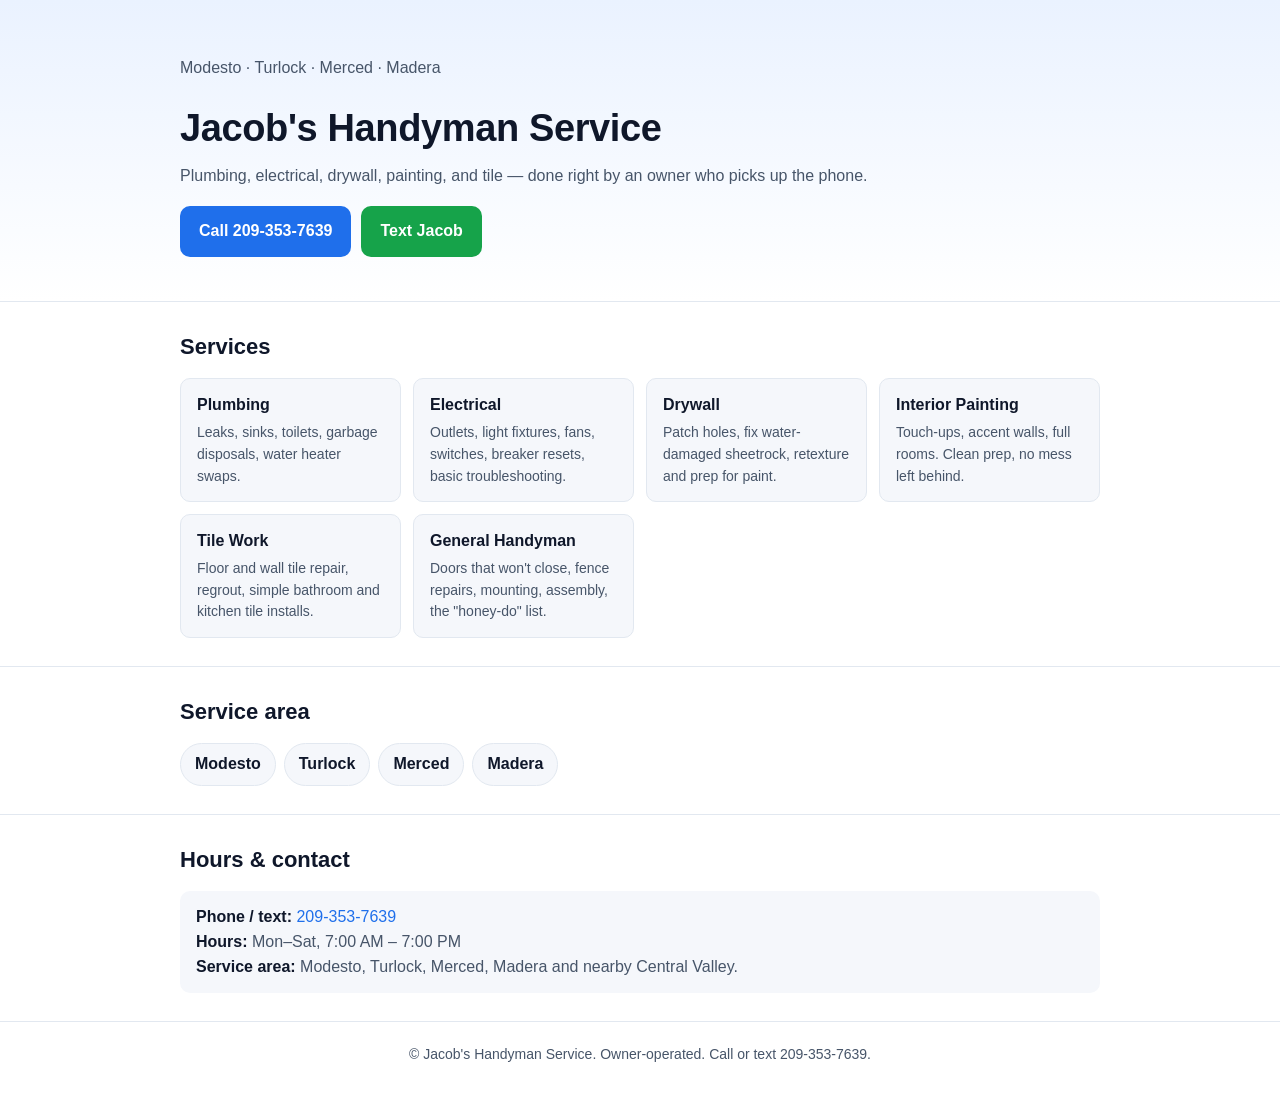
<file: index.html>
<!DOCTYPE html>
<html lang="en">
<head>
<meta charset="utf-8">
<meta name="viewport" content="width=device-width,initial-scale=1">
<title>Jacob's Handyman — Modesto, Turlock, Merced, Madera | Call 209-353-7639</title>
<meta name="description" content="Honest handyman service across Modesto, Turlock, Merced, and Madera. Plumbing repairs, electrical, drywall, painting, and tile. Call or text Jacob at 209-353-7639.">
<link rel="canonical" href="./index.html">
<link rel="stylesheet" href="styles.css">
<meta name="robots" content="index,follow">
<meta property="og:title" content="Jacob's Handyman — Central Valley">
<meta property="og:description" content="Plumbing, electrical, drywall, painting, tile. Modesto, Turlock, Merced, Madera. Call or text 209-353-7639.">
<meta property="og:type" content="website">
<script type="application/ld+json">
{
  "@context": "https://schema.org",
  "@type": "LocalBusiness",
  "name": "Jacob's Handyman Service",
  "description": "Owner-operator handyman service serving Modesto, Turlock, Merced, and Madera. Plumbing, electrical, drywall, painting, and tile work.",
  "telephone": "+1-209-353-7639",
  "url": "./index.html",
  "areaServed": [
    { "@type": "City", "name": "Modesto", "addressRegion": "CA" },
    { "@type": "City", "name": "Turlock", "addressRegion": "CA" },
    { "@type": "City", "name": "Merced", "addressRegion": "CA" },
    { "@type": "City", "name": "Madera", "addressRegion": "CA" }
  ],
  "openingHours": "Mo-Sa 07:00-19:00",
  "priceRange": "$$",
  "makesOffer": [
    { "@type": "Offer", "itemOffered": { "@type": "Service", "name": "Plumbing repairs" } },
    { "@type": "Offer", "itemOffered": { "@type": "Service", "name": "Electrical repairs" } },
    { "@type": "Offer", "itemOffered": { "@type": "Service", "name": "Drywall repair" } },
    { "@type": "Offer", "itemOffered": { "@type": "Service", "name": "Interior painting" } },
    { "@type": "Offer", "itemOffered": { "@type": "Service", "name": "Tile work" } },
    { "@type": "Offer", "itemOffered": { "@type": "Service", "name": "General handyman" } }
  ]
}
</script>
</head>
<body>
<header class="hero">
  <div class="container">
    <p class="tagline">Modesto · Turlock · Merced · Madera</p>
    <h1>Jacob's Handyman Service</h1>
    <p class="tagline">Plumbing, electrical, drywall, painting, and tile — done right by an owner who picks up the phone.</p>
    <div class="cta-row">
      <a class="btn btn-call" href="tel:+12093537639">Call 209-353-7639</a>
      <a class="btn btn-text" href="sms:+12093537639">Text Jacob</a>
    </div>
  </div>
</header>

<section>
  <div class="container">
    <h2>Services</h2>
    <div class="services-grid">
      <div class="service-card"><h3>Plumbing</h3><p>Leaks, sinks, toilets, garbage disposals, water heater swaps.</p></div>
      <div class="service-card"><h3>Electrical</h3><p>Outlets, light fixtures, fans, switches, breaker resets, basic troubleshooting.</p></div>
      <div class="service-card"><h3>Drywall</h3><p>Patch holes, fix water-damaged sheetrock, retexture and prep for paint.</p></div>
      <div class="service-card"><h3>Interior Painting</h3><p>Touch-ups, accent walls, full rooms. Clean prep, no mess left behind.</p></div>
      <div class="service-card"><h3>Tile Work</h3><p>Floor and wall tile repair, regrout, simple bathroom and kitchen tile installs.</p></div>
      <div class="service-card"><h3>General Handyman</h3><p>Doors that won't close, fence repairs, mounting, assembly, the "honey-do" list.</p></div>
    </div>
  </div>
</section>

<section>
  <div class="container">
    <h2>Service area</h2>
    <div class="cities">
      <a class="city-chip" href="modesto/">Modesto</a>
      <a class="city-chip" href="turlock/">Turlock</a>
      <a class="city-chip" href="merced/">Merced</a>
      <a class="city-chip" href="madera/">Madera</a>
    </div>
  </div>
</section>

<section>
  <div class="container">
    <h2>Hours &amp; contact</h2>
    <div class="info-block">
      <p><strong>Phone / text:</strong> <a href="tel:+12093537639">209-353-7639</a></p>
      <p><strong>Hours:</strong> Mon–Sat, 7:00 AM – 7:00 PM</p>
      <p><strong>Service area:</strong> Modesto, Turlock, Merced, Madera and nearby Central Valley.</p>
    </div>
  </div>
</section>

<footer>
  <div class="container">
    &copy; Jacob's Handyman Service. Owner-operated. Call or text 209-353-7639.
  </div>
</footer>
</body>
</html>
</file>
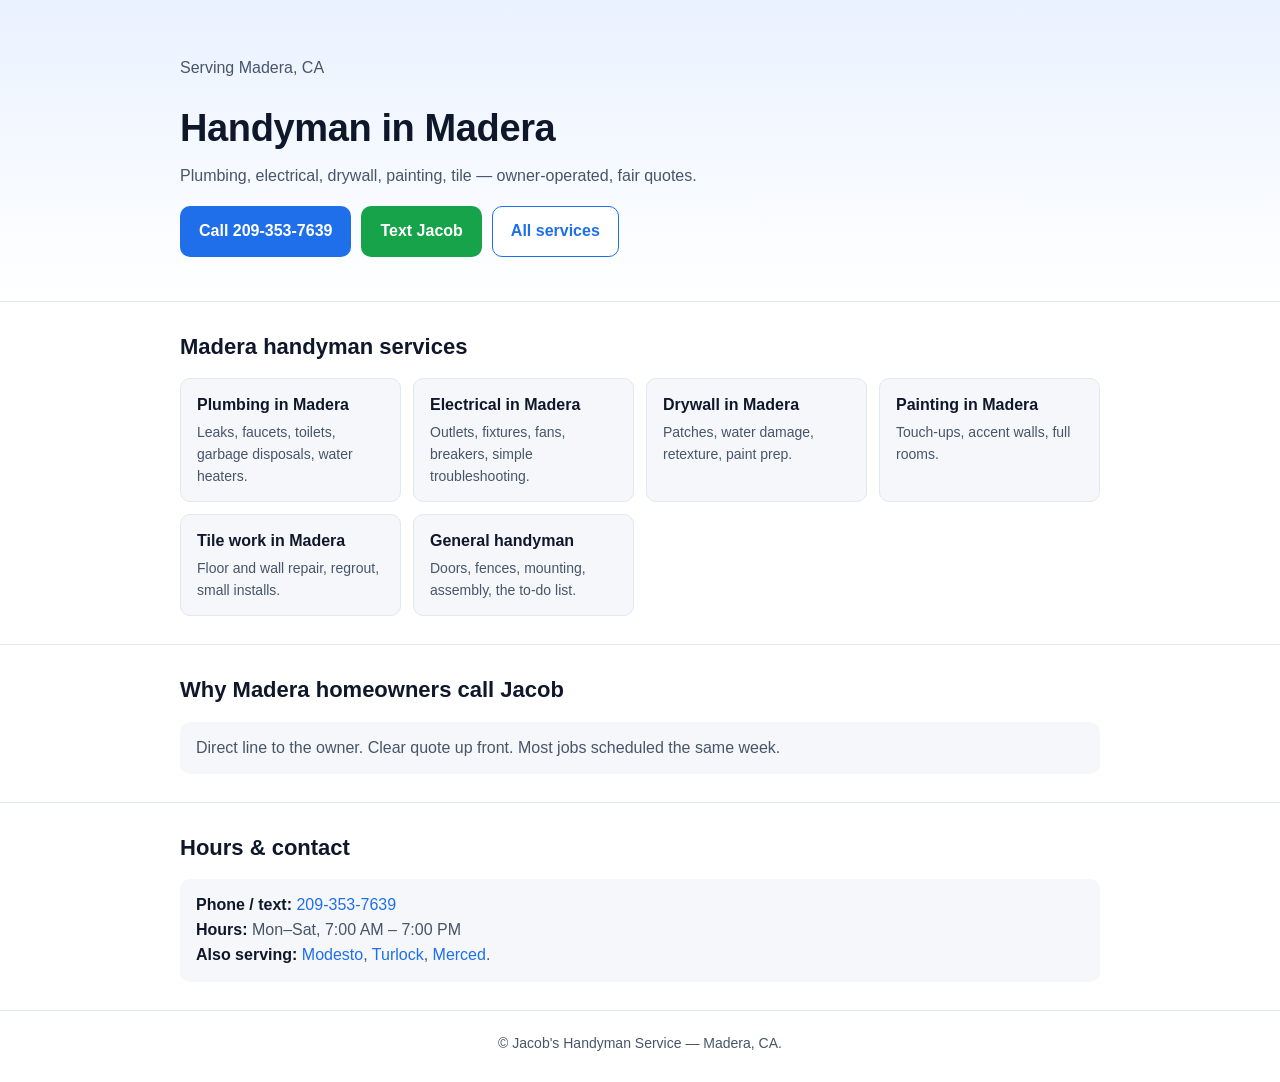
<file: madera/index.html>
<!DOCTYPE html>
<html lang="en">
<head>
<meta charset="utf-8">
<meta name="viewport" content="width=device-width,initial-scale=1">
<title>Handyman in Madera, CA — Plumbing, Electrical, Drywall | 209-353-7639</title>
<meta name="description" content="Local handyman serving Madera, CA. Plumbing, electrical, drywall, painting, and tile work. Call or text Jacob at 209-353-7639.">
<link rel="canonical" href="./index.html">
<link rel="stylesheet" href="../styles.css">
<script type="application/ld+json">
{
  "@context": "https://schema.org",
  "@type": "LocalBusiness",
  "name": "Jacob's Handyman Service — Madera",
  "telephone": "+1-209-353-7639",
  "areaServed": { "@type": "City", "name": "Madera", "addressRegion": "CA" },
  "openingHours": "Mo-Sa 07:00-19:00",
  "priceRange": "$$"
}
</script>
</head>
<body>
<header class="hero">
  <div class="container">
    <p class="tagline">Serving Madera, CA</p>
    <h1>Handyman in Madera</h1>
    <p class="tagline">Plumbing, electrical, drywall, painting, tile — owner-operated, fair quotes.</p>
    <div class="cta-row">
      <a class="btn btn-call" href="tel:+12093537639">Call 209-353-7639</a>
      <a class="btn btn-text" href="sms:+12093537639">Text Jacob</a>
      <a class="btn btn-ghost" href="../index.html">All services</a>
    </div>
  </div>
</header>

<section>
  <div class="container">
    <h2>Madera handyman services</h2>
    <div class="services-grid">
      <div class="service-card"><h3>Plumbing in Madera</h3><p>Leaks, faucets, toilets, garbage disposals, water heaters.</p></div>
      <div class="service-card"><h3>Electrical in Madera</h3><p>Outlets, fixtures, fans, breakers, simple troubleshooting.</p></div>
      <div class="service-card"><h3>Drywall in Madera</h3><p>Patches, water damage, retexture, paint prep.</p></div>
      <div class="service-card"><h3>Painting in Madera</h3><p>Touch-ups, accent walls, full rooms.</p></div>
      <div class="service-card"><h3>Tile work in Madera</h3><p>Floor and wall repair, regrout, small installs.</p></div>
      <div class="service-card"><h3>General handyman</h3><p>Doors, fences, mounting, assembly, the to-do list.</p></div>
    </div>
  </div>
</section>

<section>
  <div class="container">
    <h2>Why Madera homeowners call Jacob</h2>
    <div class="info-block">
      <p>Direct line to the owner. Clear quote up front. Most jobs scheduled the same week.</p>
    </div>
  </div>
</section>

<section>
  <div class="container">
    <h2>Hours &amp; contact</h2>
    <div class="info-block">
      <p><strong>Phone / text:</strong> <a href="tel:+12093537639">209-353-7639</a></p>
      <p><strong>Hours:</strong> Mon–Sat, 7:00 AM – 7:00 PM</p>
      <p><strong>Also serving:</strong> <a href="../modesto/">Modesto</a>, <a href="../turlock/">Turlock</a>, <a href="../merced/">Merced</a>.</p>
    </div>
  </div>
</section>

<footer>
  <div class="container">&copy; Jacob's Handyman Service — Madera, CA.</div>
</footer>
</body>
</html>
</file>
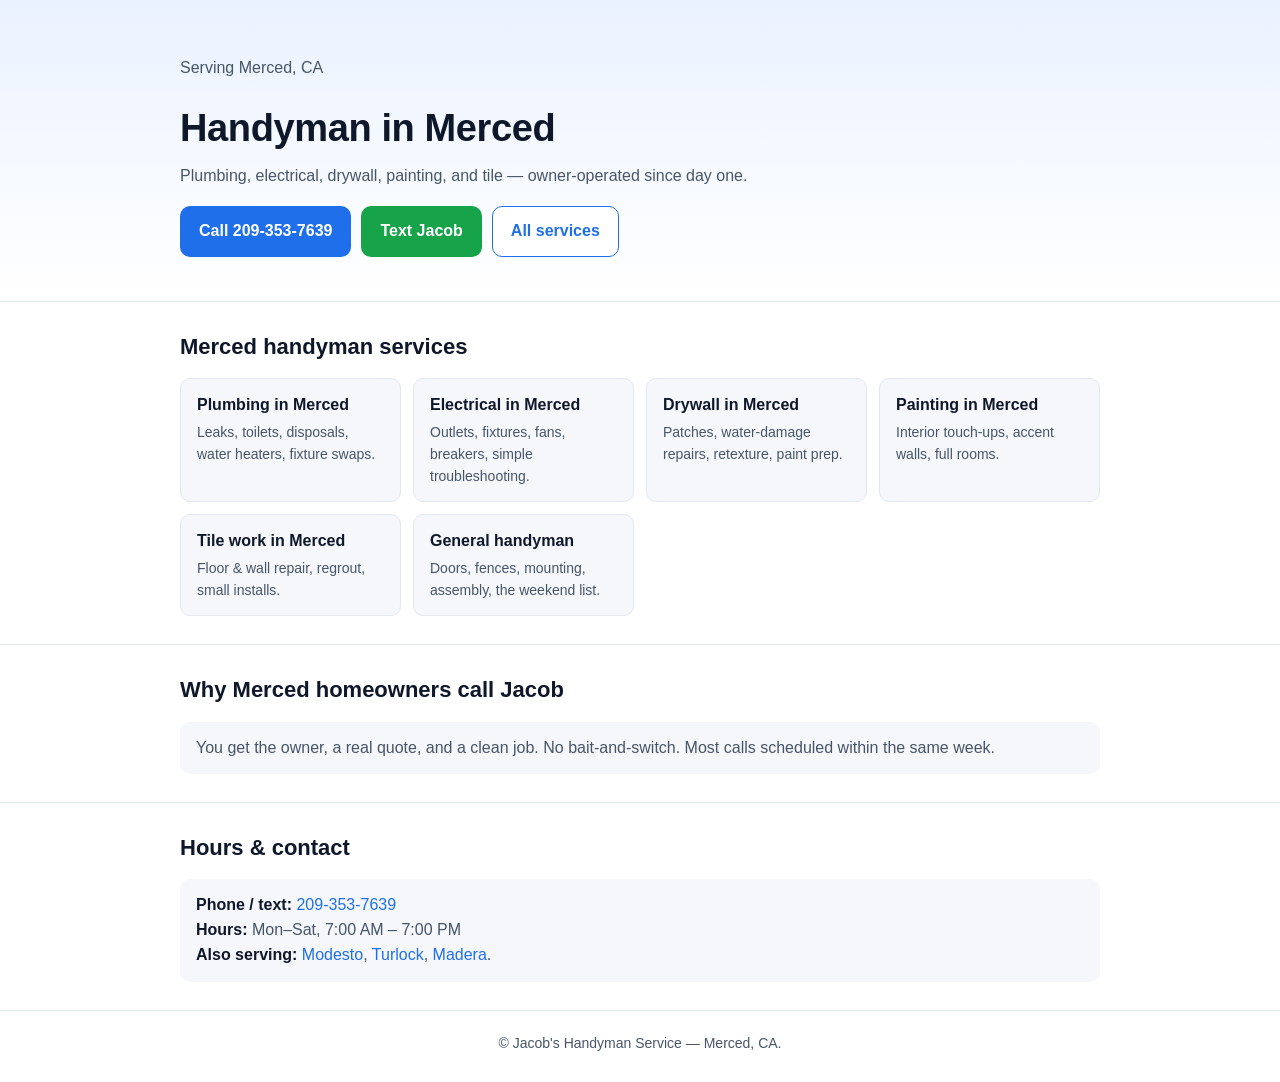
<file: merced/index.html>
<!DOCTYPE html>
<html lang="en">
<head>
<meta charset="utf-8">
<meta name="viewport" content="width=device-width,initial-scale=1">
<title>Handyman in Merced, CA — Plumbing, Electrical, Drywall | 209-353-7639</title>
<meta name="description" content="Local handyman serving Merced, CA. Plumbing, electrical, drywall, painting, and tile work. Call or text Jacob at 209-353-7639.">
<link rel="canonical" href="./index.html">
<link rel="stylesheet" href="../styles.css">
<script type="application/ld+json">
{
  "@context": "https://schema.org",
  "@type": "LocalBusiness",
  "name": "Jacob's Handyman Service — Merced",
  "telephone": "+1-209-353-7639",
  "areaServed": { "@type": "City", "name": "Merced", "addressRegion": "CA" },
  "openingHours": "Mo-Sa 07:00-19:00",
  "priceRange": "$$"
}
</script>
</head>
<body>
<header class="hero">
  <div class="container">
    <p class="tagline">Serving Merced, CA</p>
    <h1>Handyman in Merced</h1>
    <p class="tagline">Plumbing, electrical, drywall, painting, and tile — owner-operated since day one.</p>
    <div class="cta-row">
      <a class="btn btn-call" href="tel:+12093537639">Call 209-353-7639</a>
      <a class="btn btn-text" href="sms:+12093537639">Text Jacob</a>
      <a class="btn btn-ghost" href="../index.html">All services</a>
    </div>
  </div>
</header>

<section>
  <div class="container">
    <h2>Merced handyman services</h2>
    <div class="services-grid">
      <div class="service-card"><h3>Plumbing in Merced</h3><p>Leaks, toilets, disposals, water heaters, fixture swaps.</p></div>
      <div class="service-card"><h3>Electrical in Merced</h3><p>Outlets, fixtures, fans, breakers, simple troubleshooting.</p></div>
      <div class="service-card"><h3>Drywall in Merced</h3><p>Patches, water-damage repairs, retexture, paint prep.</p></div>
      <div class="service-card"><h3>Painting in Merced</h3><p>Interior touch-ups, accent walls, full rooms.</p></div>
      <div class="service-card"><h3>Tile work in Merced</h3><p>Floor &amp; wall repair, regrout, small installs.</p></div>
      <div class="service-card"><h3>General handyman</h3><p>Doors, fences, mounting, assembly, the weekend list.</p></div>
    </div>
  </div>
</section>

<section>
  <div class="container">
    <h2>Why Merced homeowners call Jacob</h2>
    <div class="info-block">
      <p>You get the owner, a real quote, and a clean job. No bait-and-switch. Most calls scheduled within the same week.</p>
    </div>
  </div>
</section>

<section>
  <div class="container">
    <h2>Hours &amp; contact</h2>
    <div class="info-block">
      <p><strong>Phone / text:</strong> <a href="tel:+12093537639">209-353-7639</a></p>
      <p><strong>Hours:</strong> Mon–Sat, 7:00 AM – 7:00 PM</p>
      <p><strong>Also serving:</strong> <a href="../modesto/">Modesto</a>, <a href="../turlock/">Turlock</a>, <a href="../madera/">Madera</a>.</p>
    </div>
  </div>
</section>

<footer>
  <div class="container">&copy; Jacob's Handyman Service — Merced, CA.</div>
</footer>
</body>
</html>
</file>
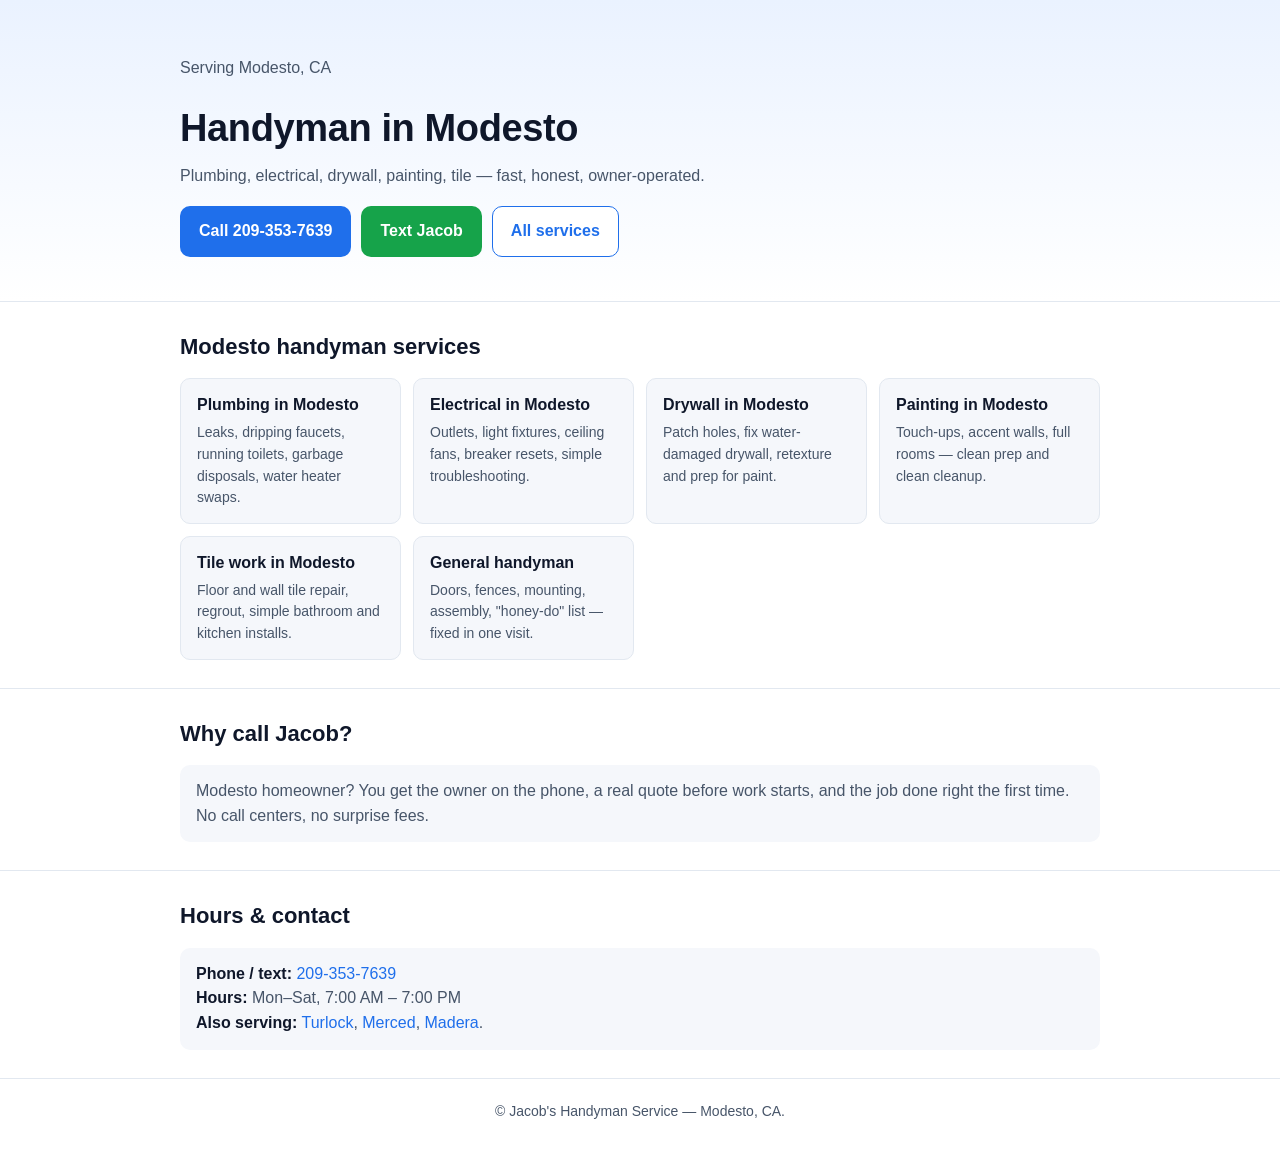
<file: modesto/index.html>
<!DOCTYPE html>
<html lang="en">
<head>
<meta charset="utf-8">
<meta name="viewport" content="width=device-width,initial-scale=1">
<title>Handyman in Modesto, CA — Plumbing, Electrical, Drywall | 209-353-7639</title>
<meta name="description" content="Local handyman serving Modesto, CA. Plumbing repairs, electrical fixes, drywall, painting, and tile. Call or text Jacob at 209-353-7639.">
<link rel="canonical" href="./index.html">
<link rel="stylesheet" href="../styles.css">
<script type="application/ld+json">
{
  "@context": "https://schema.org",
  "@type": "LocalBusiness",
  "name": "Jacob's Handyman Service — Modesto",
  "telephone": "+1-209-353-7639",
  "areaServed": { "@type": "City", "name": "Modesto", "addressRegion": "CA" },
  "openingHours": "Mo-Sa 07:00-19:00",
  "priceRange": "$$"
}
</script>
</head>
<body>
<header class="hero">
  <div class="container">
    <p class="tagline">Serving Modesto, CA</p>
    <h1>Handyman in Modesto</h1>
    <p class="tagline">Plumbing, electrical, drywall, painting, tile — fast, honest, owner-operated.</p>
    <div class="cta-row">
      <a class="btn btn-call" href="tel:+12093537639">Call 209-353-7639</a>
      <a class="btn btn-text" href="sms:+12093537639">Text Jacob</a>
      <a class="btn btn-ghost" href="../index.html">All services</a>
    </div>
  </div>
</header>

<section>
  <div class="container">
    <h2>Modesto handyman services</h2>
    <div class="services-grid">
      <div class="service-card"><h3>Plumbing in Modesto</h3><p>Leaks, dripping faucets, running toilets, garbage disposals, water heater swaps.</p></div>
      <div class="service-card"><h3>Electrical in Modesto</h3><p>Outlets, light fixtures, ceiling fans, breaker resets, simple troubleshooting.</p></div>
      <div class="service-card"><h3>Drywall in Modesto</h3><p>Patch holes, fix water-damaged drywall, retexture and prep for paint.</p></div>
      <div class="service-card"><h3>Painting in Modesto</h3><p>Touch-ups, accent walls, full rooms — clean prep and clean cleanup.</p></div>
      <div class="service-card"><h3>Tile work in Modesto</h3><p>Floor and wall tile repair, regrout, simple bathroom and kitchen installs.</p></div>
      <div class="service-card"><h3>General handyman</h3><p>Doors, fences, mounting, assembly, "honey-do" list — fixed in one visit.</p></div>
    </div>
  </div>
</section>

<section>
  <div class="container">
    <h2>Why call Jacob?</h2>
    <div class="info-block">
      <p>Modesto homeowner? You get the owner on the phone, a real quote before work starts, and the job done right the first time. No call centers, no surprise fees.</p>
    </div>
  </div>
</section>

<section>
  <div class="container">
    <h2>Hours &amp; contact</h2>
    <div class="info-block">
      <p><strong>Phone / text:</strong> <a href="tel:+12093537639">209-353-7639</a></p>
      <p><strong>Hours:</strong> Mon–Sat, 7:00 AM – 7:00 PM</p>
      <p><strong>Also serving:</strong> <a href="../turlock/">Turlock</a>, <a href="../merced/">Merced</a>, <a href="../madera/">Madera</a>.</p>
    </div>
  </div>
</section>

<footer>
  <div class="container">&copy; Jacob's Handyman Service — Modesto, CA.</div>
</footer>
</body>
</html>
</file>
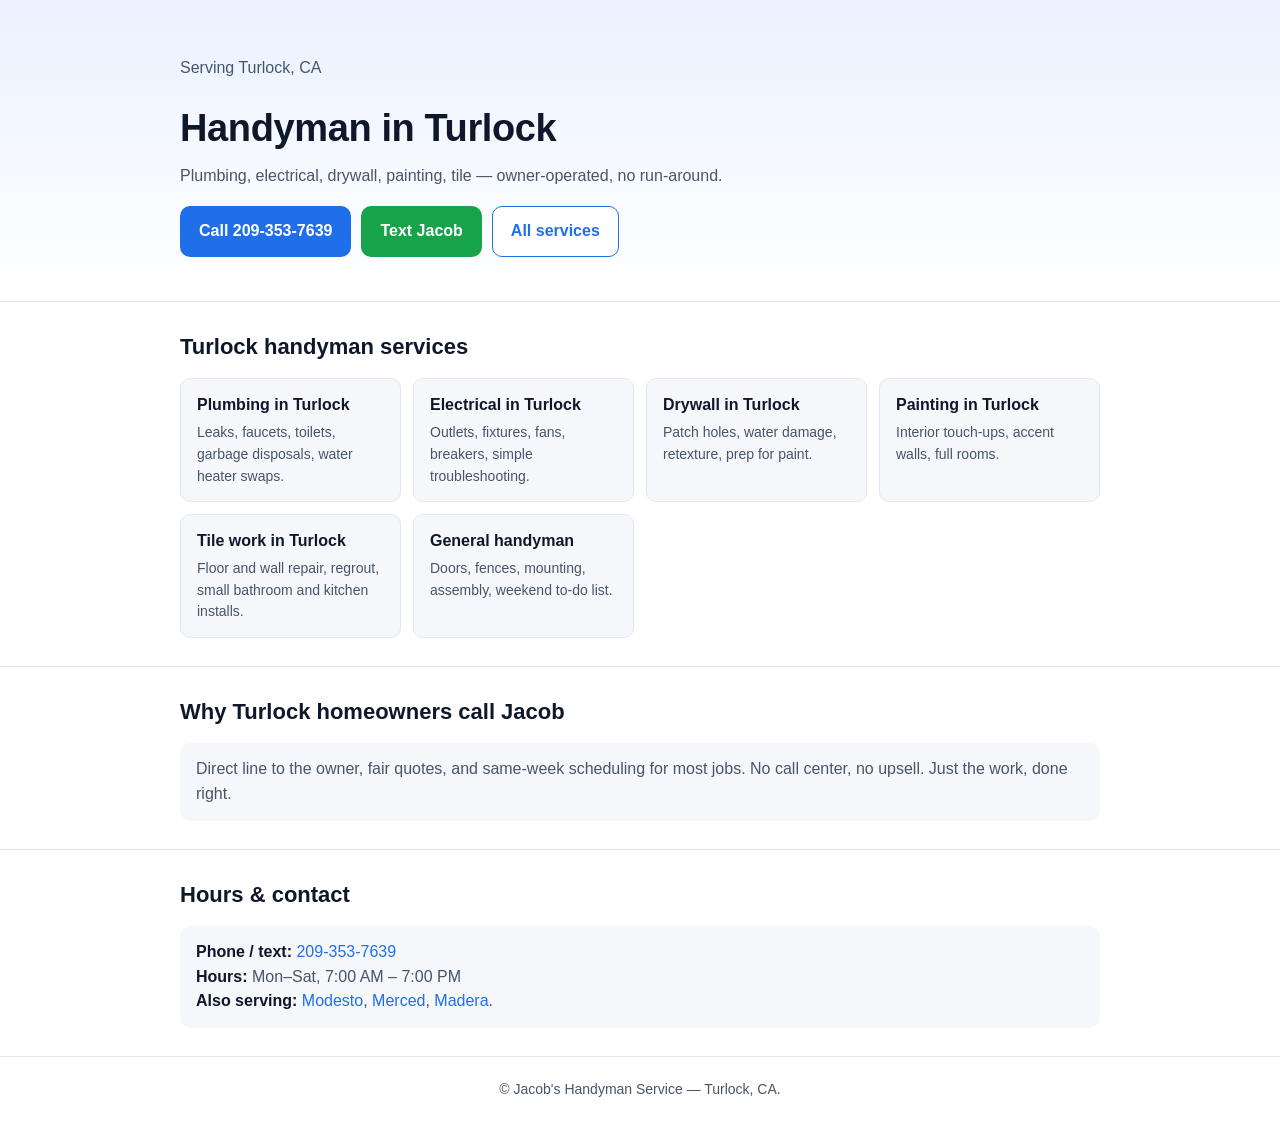
<file: turlock/index.html>
<!DOCTYPE html>
<html lang="en">
<head>
<meta charset="utf-8">
<meta name="viewport" content="width=device-width,initial-scale=1">
<title>Handyman in Turlock, CA — Plumbing, Electrical, Drywall | 209-353-7639</title>
<meta name="description" content="Local handyman serving Turlock, CA. Plumbing, electrical, drywall, painting, and tile work. Call or text Jacob at 209-353-7639.">
<link rel="canonical" href="./index.html">
<link rel="stylesheet" href="../styles.css">
<script type="application/ld+json">
{
  "@context": "https://schema.org",
  "@type": "LocalBusiness",
  "name": "Jacob's Handyman Service — Turlock",
  "telephone": "+1-209-353-7639",
  "areaServed": { "@type": "City", "name": "Turlock", "addressRegion": "CA" },
  "openingHours": "Mo-Sa 07:00-19:00",
  "priceRange": "$$"
}
</script>
</head>
<body>
<header class="hero">
  <div class="container">
    <p class="tagline">Serving Turlock, CA</p>
    <h1>Handyman in Turlock</h1>
    <p class="tagline">Plumbing, electrical, drywall, painting, tile — owner-operated, no run-around.</p>
    <div class="cta-row">
      <a class="btn btn-call" href="tel:+12093537639">Call 209-353-7639</a>
      <a class="btn btn-text" href="sms:+12093537639">Text Jacob</a>
      <a class="btn btn-ghost" href="../index.html">All services</a>
    </div>
  </div>
</header>

<section>
  <div class="container">
    <h2>Turlock handyman services</h2>
    <div class="services-grid">
      <div class="service-card"><h3>Plumbing in Turlock</h3><p>Leaks, faucets, toilets, garbage disposals, water heater swaps.</p></div>
      <div class="service-card"><h3>Electrical in Turlock</h3><p>Outlets, fixtures, fans, breakers, simple troubleshooting.</p></div>
      <div class="service-card"><h3>Drywall in Turlock</h3><p>Patch holes, water damage, retexture, prep for paint.</p></div>
      <div class="service-card"><h3>Painting in Turlock</h3><p>Interior touch-ups, accent walls, full rooms.</p></div>
      <div class="service-card"><h3>Tile work in Turlock</h3><p>Floor and wall repair, regrout, small bathroom and kitchen installs.</p></div>
      <div class="service-card"><h3>General handyman</h3><p>Doors, fences, mounting, assembly, weekend to-do list.</p></div>
    </div>
  </div>
</section>

<section>
  <div class="container">
    <h2>Why Turlock homeowners call Jacob</h2>
    <div class="info-block">
      <p>Direct line to the owner, fair quotes, and same-week scheduling for most jobs. No call center, no upsell. Just the work, done right.</p>
    </div>
  </div>
</section>

<section>
  <div class="container">
    <h2>Hours &amp; contact</h2>
    <div class="info-block">
      <p><strong>Phone / text:</strong> <a href="tel:+12093537639">209-353-7639</a></p>
      <p><strong>Hours:</strong> Mon–Sat, 7:00 AM – 7:00 PM</p>
      <p><strong>Also serving:</strong> <a href="../modesto/">Modesto</a>, <a href="../merced/">Merced</a>, <a href="../madera/">Madera</a>.</p>
    </div>
  </div>
</section>

<footer>
  <div class="container">&copy; Jacob's Handyman Service — Turlock, CA.</div>
</footer>
</body>
</html>
</file>
<file: styles.css>
:root {
  --brand: #1f6feb;
  --brand-dark: #155bba;
  --ink: #0f172a;
  --ink-soft: #475569;
  --bg: #ffffff;
  --bg-soft: #f5f7fb;
  --line: #e2e8f0;
  --accent: #16a34a;
}

* { box-sizing: border-box; }
html, body { margin: 0; padding: 0; }
body {
  font-family: -apple-system, BlinkMacSystemFont, "Segoe UI", Roboto, Helvetica, Arial, sans-serif;
  color: var(--ink);
  background: var(--bg);
  line-height: 1.55;
  -webkit-font-smoothing: antialiased;
}

a { color: var(--brand); text-decoration: none; }
a:hover { text-decoration: underline; }

.container { max-width: 960px; margin: 0 auto; padding: 0 20px; }

header.hero {
  background: linear-gradient(180deg, #eaf2ff 0%, #ffffff 100%);
  padding: 28px 0 24px;
  border-bottom: 1px solid var(--line);
}
header.hero h1 {
  font-size: 28px;
  margin: 4px 0 6px;
  letter-spacing: -0.01em;
}
header.hero p.tagline {
  margin: 0 0 18px;
  color: var(--ink-soft);
  font-size: 16px;
}
.cta-row {
  display: flex;
  gap: 10px;
  flex-wrap: wrap;
}
.btn {
  display: inline-flex;
  align-items: center;
  gap: 6px;
  font-size: 16px;
  font-weight: 600;
  padding: 12px 18px;
  border-radius: 10px;
  border: 1px solid transparent;
}
.btn-call { background: var(--brand); color: white; }
.btn-call:hover { background: var(--brand-dark); text-decoration: none; }
.btn-text { background: var(--accent); color: white; }
.btn-text:hover { background: #128a3f; text-decoration: none; }
.btn-ghost { background: white; color: var(--brand); border-color: var(--brand); }

section { padding: 28px 0; border-bottom: 1px solid var(--line); }
section h2 { font-size: 22px; margin: 0 0 14px; }
.services-grid {
  display: grid;
  grid-template-columns: repeat(auto-fit, minmax(220px, 1fr));
  gap: 12px;
}
.service-card {
  background: var(--bg-soft);
  border: 1px solid var(--line);
  border-radius: 10px;
  padding: 14px 16px;
}
.service-card h3 { margin: 0 0 4px; font-size: 16px; }
.service-card p { margin: 0; color: var(--ink-soft); font-size: 14px; }

.cities {
  display: flex;
  flex-wrap: wrap;
  gap: 8px;
}
.city-chip {
  display: inline-block;
  padding: 8px 14px;
  background: var(--bg-soft);
  border: 1px solid var(--line);
  border-radius: 999px;
  font-weight: 600;
  color: var(--ink);
}
.city-chip:hover { background: #eaf2ff; text-decoration: none; }

.info-block { background: var(--bg-soft); border-radius: 10px; padding: 14px 16px; }
.info-block p { margin: 0; color: var(--ink-soft); }
.info-block strong { color: var(--ink); }

footer {
  padding: 22px 0 28px;
  color: var(--ink-soft);
  font-size: 14px;
  text-align: center;
}

@media (min-width: 720px) {
  header.hero { padding: 56px 0 44px; }
  header.hero h1 { font-size: 38px; }
}
</file>
